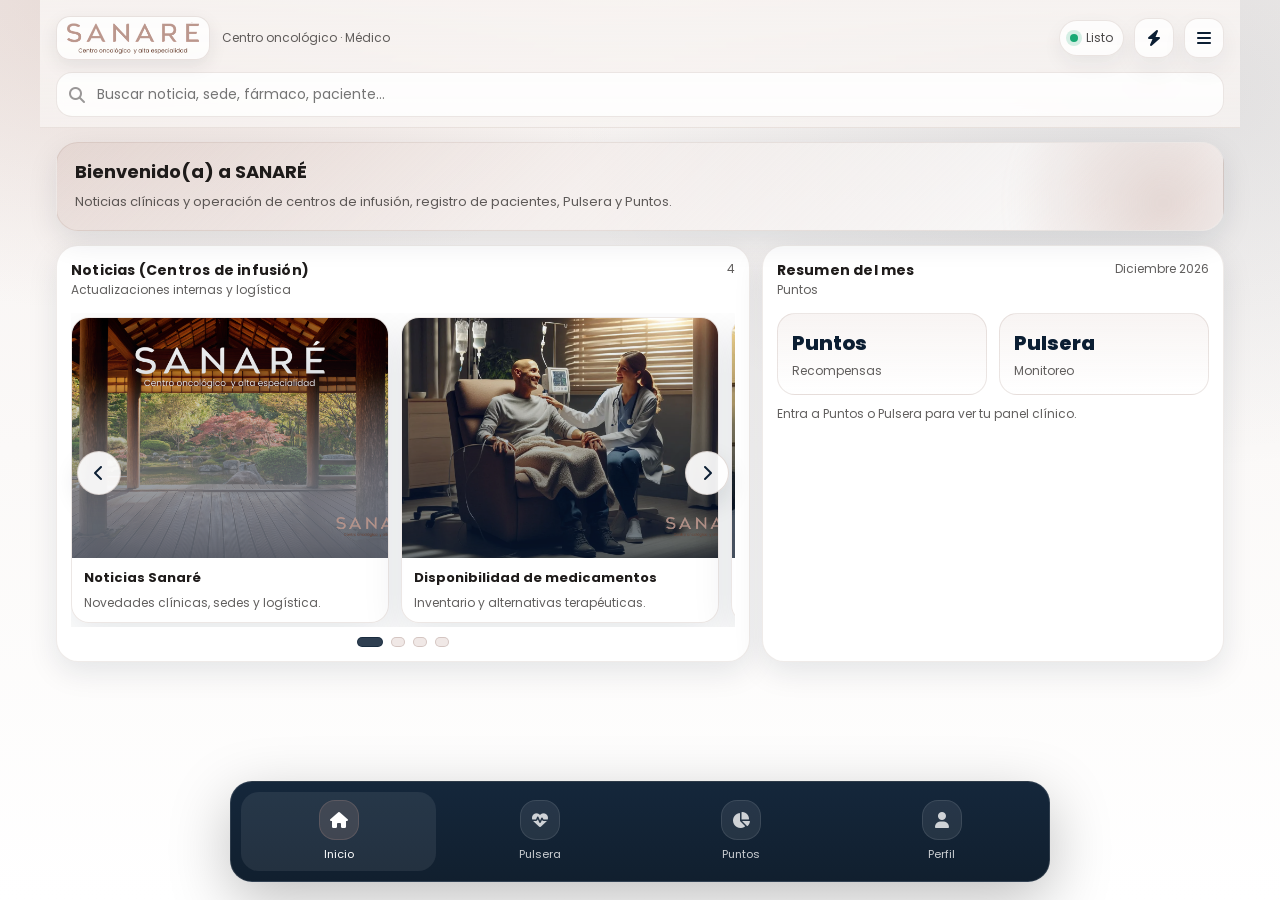
<file: index.html>
<!doctype html>
<html lang="es">
<head>
  <meta charset="utf-8" />
  <meta name="viewport" content="width=device-width,initial-scale=1,viewport-fit=cover" />
  <meta name="theme-color" content="#0b1e33" />
  <title>SANARÉ · App</title>
  <link rel="icon" href="assets/img/icon-192.png">
  <script>
    (function(){
      try{
        const last = localStorage.getItem("sanare_last_app") || "medico";
        const target = (last === "kam") ? "kam.html" : "medico.html";
        location.replace(target);
      }catch(e){
        location.replace("medico.html");
      }
    })();
  </script>
</head>
<body></body>
</html>
</file>
<file: assets/css/styles.css>
:root{
  --bg:#f7f3f1;
  --bg2:#ffffff;
  --card:#ffffff;
  --stroke: rgba(101,61,46,.14);
  --text:#1e1b1a;
  --muted: rgba(30,27,26,.70);
  --muted2: rgba(30,27,26,.52);
  --rose:#bb968c;
  --cocoa:#653d2e;
  --navy:#0b1e33;
  --navy2:#071626;
  --accent: var(--navy);
  --good:#19a974;
  --warn:#ffb020;
  --bad:#ff4d4d;

  --r16: 16px;
  --r22: 22px;
  --shadow: 0 18px 60px rgba(11,30,51,.12);
  --shadow2: 0 10px 30px rgba(11,30,51,.10);
}

*{box-sizing:border-box}
html,body{min-height:100%}
body{
  margin:0;
  color:var(--text);
  font-family:Poppins, system-ui, -apple-system, Segoe UI, Roboto, Helvetica, Arial, sans-serif;
  background:
    radial-gradient(900px 520px at 10% 0%, rgba(187,150,140,.28), transparent 60%),
    radial-gradient(1000px 640px at 90% 10%, rgba(11,30,51,.10), transparent 60%),
    linear-gradient(180deg, var(--bg), var(--bg2));
}

a{color:inherit; text-decoration:none}
button,input,select{font:inherit}
img{max-width:100%; display:block}

.app{
  min-height:100vh;
  width:100%;
  max-width: 1200px;
  margin: 0 auto;
  position:relative;
  padding-bottom: var(--nav-space, 86px);
}

.topbar{
  position:sticky;
  top:0;
  z-index:10;
  padding: 16px 16px 10px;
  backdrop-filter: blur(10px);
  background: linear-gradient(180deg, rgba(247,243,241,.95), rgba(247,243,241,.80));
  border-bottom: 1px solid rgba(101,61,46,.10);
}

.toprow{
  display:flex;
  align-items:center;
  justify-content:space-between;
  gap:14px;
}

.brand{display:flex; align-items:center; gap:12px}
.brand .logo{
  height:44px;
  width:auto;
  padding:6px 10px;
  border-radius:14px;
  background: rgba(255,255,255,.78);
  display:flex;
  align-items:center;
  border:1px solid rgba(101,61,46,.14);
  box-shadow: 0 6px 18px rgba(14,17,20,.08);
}
.brand .logo img.wordmark{height:32px; width:auto; display:block;}

.brand .logo img:not(.wordmark){width:34px; height:34px; object-fit:contain}
.brand .logo img.wordmark{height:32px; width:auto;}
.titlewrap .title{display:none}
.titlewrap .subtitle{font-size:12px; color:var(--muted)}

.topactions{display:flex; align-items:center; gap:10px}
.pill{
  display:flex; align-items:center; gap:8px;
  padding: 8px 10px;
  border-radius: 999px;
  background: rgba(255,255,255,.75);
  border: 1px solid rgba(101,61,46,.12);
  box-shadow: 0 8px 20px rgba(11,30,51,.06);
}
.pill .dot{
  width:8px; height:8px; border-radius:99px;
  background: var(--good);
  box-shadow: 0 0 0 4px rgba(25,169,116,.18);
}
.iconbtn{
  width:40px; height:40px;
  border-radius: 14px;
  border: 1px solid rgba(101,61,46,.12);
  background: rgba(255,255,255,.78);
  box-shadow: 0 10px 26px rgba(11,30,51,.06);
  display:grid; place-items:center;
  color: var(--navy);
  cursor:pointer;
}
.iconbtn:active{transform: translateY(1px)}
.searchbar{
  margin-top: 12px;
  padding: 10px 12px;
  border-radius: 16px;
  background: rgba(255,255,255,.82);
  border: 1px solid rgba(101,61,46,.12);
  display:flex; align-items:center; gap:10px;
}
.searchbar input{
  width:100%;
  border:0;
  outline:none;
  background:transparent;
  color: var(--text);
  font-size:14px;
}

.main{padding: 14px 16px 20px}

.screen{display:none}
.screen.active{display:block}

.hero{
  border-radius: 22px;
  background: linear-gradient(135deg, rgba(187,150,140,.20), rgba(255,255,255,.88));
  border: 1px solid rgba(101,61,46,.10);
  box-shadow: var(--shadow2);
  overflow:hidden;
  position:relative;
  padding: 18px;
}
.hero .glow{
  position:absolute; inset:-120px -120px auto auto;
  width:360px; height:360px;
  background: radial-gradient(circle, rgba(187,150,140,.35), transparent 60%);
  filter: blur(10px);
  pointer-events:none;
}
.hero-grid{display:grid; gap:12px}
.hero-copy h1{margin:0; font-size:18px; line-height:1.25}
.hero-copy p{margin:8px 0 0; color:var(--muted); font-size:13px}

.grid2{
  margin-top: 14px;
  display:grid;
  grid-template-columns: 1fr;
  gap: 12px;
}
@media (min-width: 820px){
  .grid2{grid-template-columns: 1.2fr .8fr;}
}

.card{
  background: var(--card);
  border: 1px solid rgba(101,61,46,.10);
  border-radius: 22px;
  box-shadow: var(--shadow2);
  overflow:hidden;
}

.card .card-hd{
  padding: 14px 14px 0;
  display:flex;
  align-items:flex-start;
  justify-content:space-between;
  gap:10px;
}
.card .card-hd h2{
  margin:0;
  font-size:14px;
  letter-spacing:.2px;
}
.card .card-hd .muted{color:var(--muted); font-size:12px}

.newslist{padding: 14px}
.newsgrid{display:block;}
.news{
  border-radius: 18px;
  border: 1px solid rgba(101,61,46,.12);
  overflow:hidden;
  background: rgba(255,255,255,.85);
}
.news img{width:100%; height:200px; object-fit:cover}
.news .meta{padding: 10px 12px}
.news .meta .t{font-weight:700; font-size:13px; margin:0}
.news .meta .s{font-size:12px; color:var(--muted); margin:6px 0 0}

/* News carousel */
.carousel{position:relative}
.carTrack{
  display:flex;
  gap: 12px;
  overflow-x:auto;
  scroll-snap-type:x mandatory;
  -webkit-overflow-scrolling: touch;
  padding: 4px;
  scroll-behavior: smooth;
}
.carTrack::-webkit-scrollbar{display:none}
.carSlide{
  flex: 0 0 calc(100% - 8px);
  scroll-snap-align: start;
  box-shadow: 0 14px 40px rgba(11,30,51,.10);
}
@media (min-width: 820px){
  .carSlide{flex-basis: calc(50% - 10px);}
}
.carSlide img{height: 240px}
.carBtn{
  position:absolute;
  top: 48%;
  transform: translateY(-50%);
  width: 44px; height: 44px;
  border-radius: 999px;
  border: 1px solid rgba(101,61,46,.18);
  background: rgba(255,255,255,.92);
  color: var(--navy);
  display:flex;
  align-items:center;
  justify-content:center;
  cursor:pointer;
  box-shadow: 0 10px 24px rgba(11,30,51,.12);
}
.carBtn:hover{transform: translateY(-50%) scale(1.03)}
.carBtn.prev{left: 6px}
.carBtn.next{right: 6px}
@media (max-width: 560px){
  .carBtn{display:none} /* swipe on mobile */
}
.carDots{
  display:flex;
  justify-content:center;
  gap: 8px;
  padding-top: 10px;
}
.carDot{
  width: 10px; height: 10px;
  border-radius: 999px;
  border: 1px solid rgba(101,61,46,.20);
  background: rgba(187,150,140,.22);
  cursor:pointer;
}
.carDot.active{
  width: 26px;
  background: rgba(11,30,51,.85);
  border-color: rgba(11,30,51,.60);
}

.kpiwrap{padding: 14px}
.kpis{
  display:grid;
  grid-template-columns: 1fr 1fr;
  gap: 12px;
}
.kpi{
  padding: 14px;
  border-radius: 18px;
  border: 1px solid rgba(101,61,46,.12);
  background: linear-gradient(180deg, rgba(187,150,140,.10), rgba(255,255,255,.90));
}
.kpi .v{font-size:20px; font-weight:800; color:var(--navy)}
.kpi .l{font-size:12px; color:var(--muted); margin-top:4px}

iframe.embed{
  width:100%;
  height: calc(100vh - 220px);
  border:0;
  border-radius: 18px;
  background:#fff;
  box-shadow: 0 18px 50px rgba(11,30,51,.10);
}

.bottomnav{
  position:fixed;
  left:0; right:0; bottom:0;
  padding: 10px 10px 18px;
  z-index: 20;
  display:flex;
  justify-content:center;
}
.navrow{
  width:min(820px, 100%);
  background: linear-gradient(180deg, rgba(11,30,51,.96), rgba(7,22,38,.96));
  border: 1px solid rgba(255,255,255,.12);
  border-radius: 22px;
  box-shadow: 0 18px 60px rgba(0,0,0,.25);
  padding: 10px;
  display:flex;
  gap: 6px;
  justify-content:space-between;
}
.navbtn{
  flex:1;
  border:0;
  background: transparent;
  color: rgba(255,255,255,.78);
  padding: 8px 6px;
  border-radius: 18px;
  display:flex;
  flex-direction:column;
  gap:6px;
  align-items:center;
  cursor:pointer;
}
.navbtn .i{
  width:40px; height:40px;
  border-radius: 16px;
  background: rgba(255,255,255,.08);
  border: 1px solid rgba(255,255,255,.10);
  display:grid; place-items:center;
}
.navbtn span{font-size:11px}
.navbtn.active{
  color:#fff;
  background: rgba(255,255,255,.08);
}
.navbtn.active .i{
  background: rgba(187,150,140,.18);
  border-color: rgba(187,150,140,.22);
}

.modal{
  position:fixed; inset:0;
  display:none;
  align-items:center; justify-content:center;
  background: rgba(11,30,51,.55);
  padding: 20px;
  z-index: 50;
}
.modal.show{display:flex}
.modal .box{
  width:min(520px, 100%);
  border-radius: 22px;
  background: rgba(255,255,255,.96);
  border: 1px solid rgba(101,61,46,.14);
  box-shadow: 0 22px 80px rgba(0,0,0,.25);
  padding: 18px;
}
.modal h3{margin:0; font-size:16px}
.modal p{margin:8px 0 0; color:var(--muted); font-size:13px}

.segment{
  margin-top: 14px;
  display:grid;
  grid-template-columns: 1fr 1fr;
  gap: 10px;
}
.segbtn{
  border-radius: 18px;
  border: 1px solid rgba(101,61,46,.18);
  background: #fff;
  padding: 14px;
  cursor:pointer;
  text-align:left;
}
.segbtn strong{display:block; font-size:14px}
.segbtn span{display:block; margin-top:6px; color:var(--muted); font-size:12px}
.segbtn.active{
  border-color: rgba(187,150,140,.65);
  box-shadow: 0 12px 30px rgba(187,150,140,.18);
}

.formrow{margin-top: 14px; display:grid; gap:10px}
.input{
  width:100%;
  padding: 12px 12px;
  border-radius: 16px;
  border: 1px solid rgba(101,61,46,.18);
  background: rgba(255,255,255,.88);
  outline:none;
}
.primary{
  margin-top: 12px;
  width:100%;
  padding: 12px 14px;
  border-radius: 16px;
  border:0;
  background: var(--accent);
  color:#fff;
  font-weight:700;
  cursor:pointer;
}
.primary:active{transform: translateY(1px)}
.small{font-size:12px; color:var(--muted)}


/* Theme (light/dark) + accent */
body[data-theme="dark"]{
  --bg:#071626;
  --bg2:#0b1e33;
  --card: rgba(255,255,255,.06);
  --stroke: rgba(255,255,255,.12);
  --text:#f6f7fb;
  --muted: rgba(246,247,251,.74);
  --muted2: rgba(246,247,251,.55);
  --shadow: 0 18px 60px rgba(0,0,0,.40);
  --shadow2: 0 10px 30px rgba(0,0,0,.28);
}

body[data-theme="dark"] .topbar{
  background: linear-gradient(180deg, rgba(7,22,38,.92), rgba(7,22,38,.70));
  border-bottom: 1px solid rgba(255,255,255,.10);
}

body[data-theme="dark"] .input{
  background: rgba(255,255,255,.06);
  color: var(--text);
  border: 1px solid rgba(255,255,255,.14);
}

body[data-theme="dark"] .pill{
  background: rgba(255,255,255,.08);
  border: 1px solid rgba(255,255,255,.12);
}

body[data-theme="dark"] .card{
  background: var(--card);
  border: 1px solid rgba(255,255,255,.10);
}

/* Profile helpers */
.lbl{display:block; font-size:12px; color: var(--muted); margin: 10px 0 6px}
.divider{height:1px; background: rgba(101,61,46,.12); margin: 12px 0}
body[data-theme="dark"] .divider{background: rgba(255,255,255,.12);}

.rowline{display:flex; align-items:center; justify-content:space-between; gap:12px}
.rowtitle{font-weight:800}

.toggle{
  display:inline-flex;
  align-items:center;
  gap:10px;
  padding: 10px 12px;
  border-radius: 14px;
  border: 1px solid rgba(101,61,46,.18);
  background: rgba(255,255,255,.92);
  color: var(--text);
  cursor:pointer;
  font-weight:700;
}
body[data-theme="dark"] .toggle{
  border: 1px solid rgba(255,255,255,.16);
  background: rgba(255,255,255,.08);
}

.palette{display:flex; gap:10px; flex-wrap:wrap; margin-top:10px}
.swatch{
  width:38px; height:38px;
  border-radius: 12px;
  border: 2px solid rgba(0,0,0,.10);
  background: var(--sw);
  cursor:pointer;
  box-shadow: 0 8px 18px rgba(0,0,0,.08);
}
body[data-theme="dark"] .swatch{border: 2px solid rgba(255,255,255,.16)}
.swatch.active{outline: 3px solid rgba(255,255,255,.90); outline-offset:2px}
body[data-theme="dark"] .swatch.active{outline: 3px solid rgba(246,247,251,.90)}

/* Bottom nav collapse (useful in landscape) */
.bottomnav.is-collapsed .navbtn span{display:none}
.bottomnav.is-collapsed{padding: 6px 10px 10px}
.bottomnav.is-collapsed .navrow{padding: 8px 10px}
.bottomnav.is-collapsed .navbtn{gap:0}
.bottomnav.is-collapsed .navbtn .i{margin-bottom:0}

@media (orientation:landscape){
  /* In landscape default to collapsed nav to give more vertical room */
  body.auto-collapse-nav .bottomnav:not(.user-expanded){ }
}


/* Pro profile */
.profile-pro{background: linear-gradient(180deg, rgba(255,255,255,.98), rgba(248,244,242,.96));}
.profile-hero{
  display:flex; align-items:center; gap:14px;
  padding:16px; margin: 6px 0 14px;
  border-radius:20px;
  border:1px solid rgba(101,61,46,.12);
  background: linear-gradient(135deg, rgba(187,150,140,.14), rgba(255,255,255,.94));
}
.profile-avatar{
  width:62px; height:62px; border-radius:20px;
  display:grid; place-items:center;
  font-weight:800; font-size:24px; color:#fff;
  background: linear-gradient(135deg, var(--accent), rgba(101,61,46,.95));
  box-shadow: 0 14px 34px rgba(11,30,51,.18);
}
.profile-greeting{font-size:20px; font-weight:800; line-height:1.15}
.profile-badge{
  display:inline-flex; align-items:center; gap:8px; margin-top:8px;
  padding:8px 12px; border-radius:999px; font-size:12px; font-weight:700;
  color: var(--navy);
  background: rgba(255,255,255,.9); border:1px solid rgba(101,61,46,.14);
}
.task-grid{
  display:grid; grid-template-columns:1fr; gap:12px; margin: 10px 0 14px;
}
@media (min-width: 760px){ .task-grid{grid-template-columns: repeat(3,1fr);} }
.task-card{
  width:100%; text-align:left; cursor:pointer;
  display:flex; align-items:flex-start; gap:12px;
  padding:16px; border-radius:18px;
  border:1px solid rgba(101,61,46,.12);
  background: rgba(255,255,255,.9);
  box-shadow: 0 12px 28px rgba(11,30,51,.06);
}
.task-card:hover{transform: translateY(-1px)}
.task-card strong{display:block; font-size:14px; margin-bottom:4px}
.task-icon{
  width:44px; height:44px; flex:0 0 44px; border-radius:14px;
  display:grid; place-items:center; color:#fff;
  background: linear-gradient(135deg, var(--accent), rgba(101,61,46,.95));
}
.mini-list{display:grid; gap:10px; margin-top:4px}
.mini-item{
  display:flex; align-items:center; gap:12px;
  padding:12px 14px; border-radius:16px;
  border:1px solid rgba(101,61,46,.10);
  background: rgba(255,255,255,.88);
}
.mini-item span{
  width:28px; height:28px; border-radius:999px; flex:0 0 28px;
  display:grid; place-items:center; font-weight:800; font-size:12px;
  color:#fff; background: var(--accent);
}
body[data-theme="dark"] .profile-pro,
body[data-theme="dark"] .profile-hero,
body[data-theme="dark"] .task-card,
body[data-theme="dark"] .mini-item,
body[data-theme="dark"] .profile-badge{
  background: rgba(255,255,255,.04);
}
</file>
